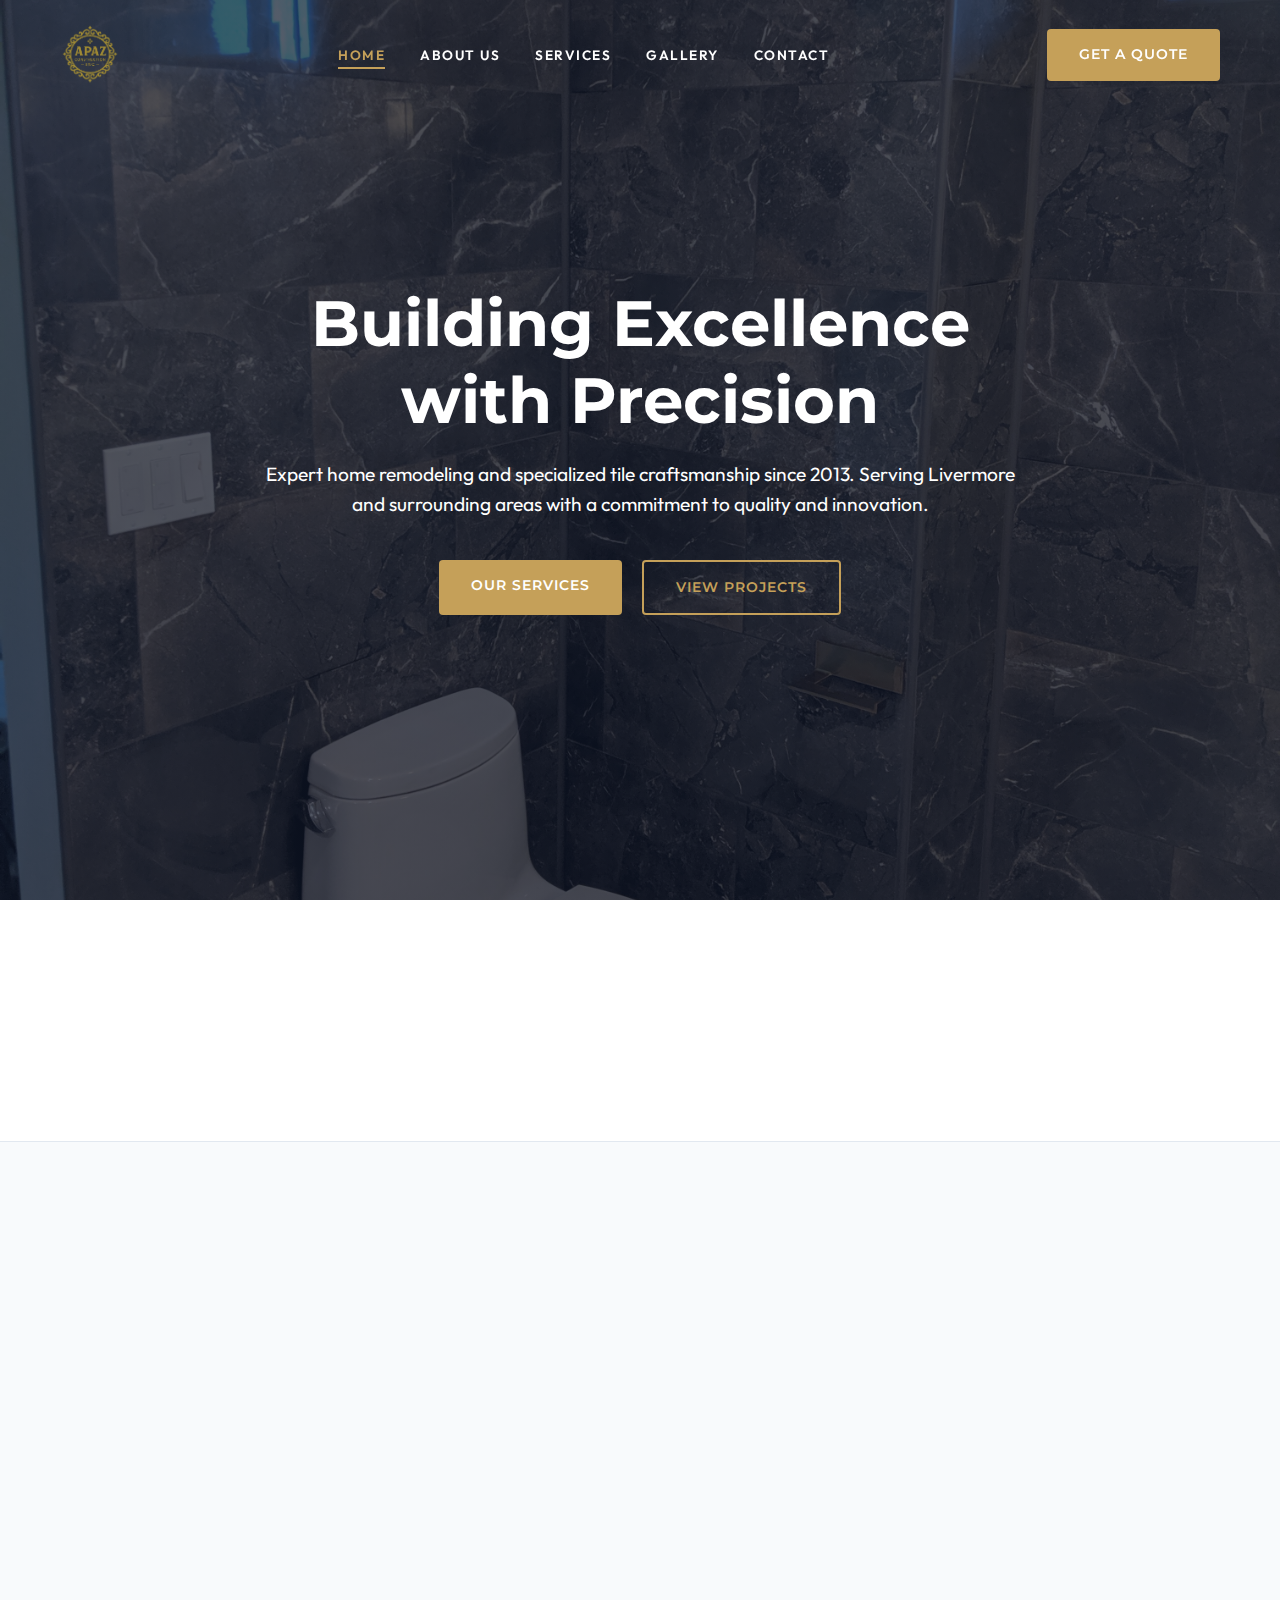
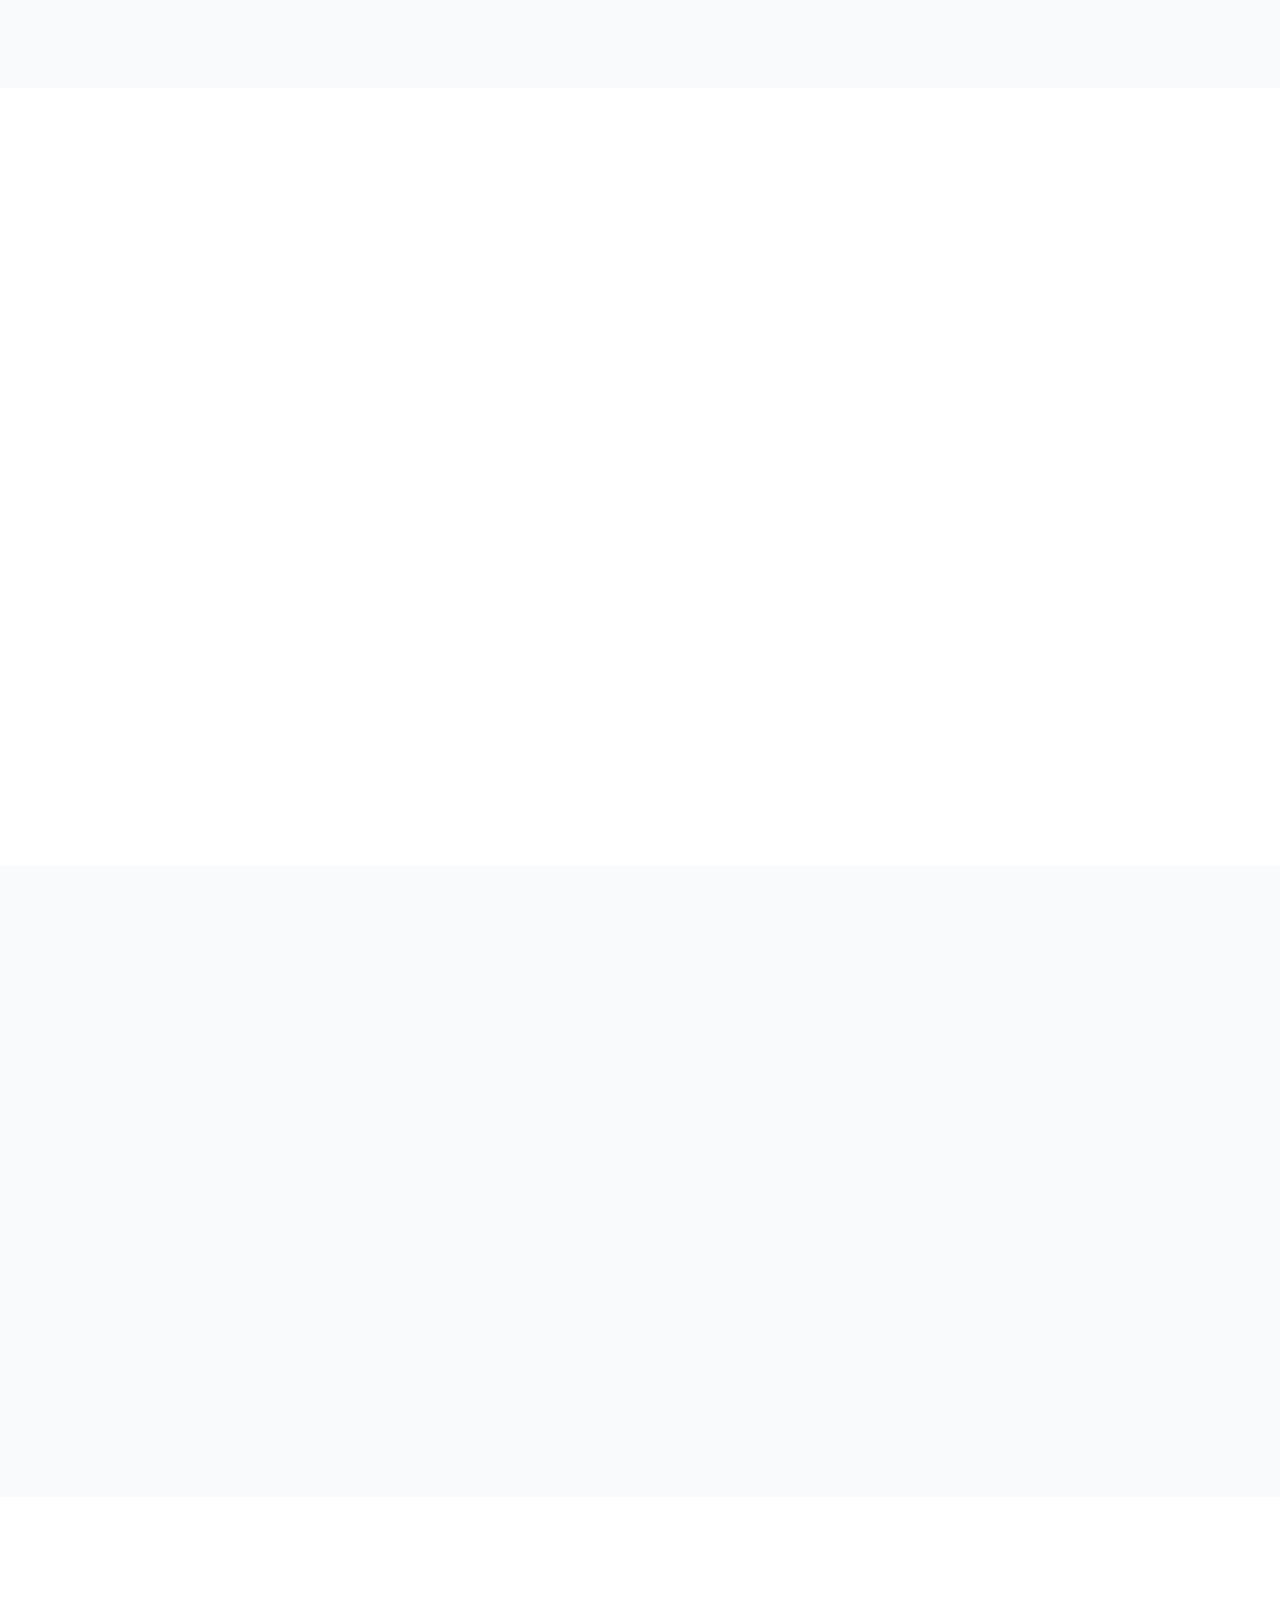
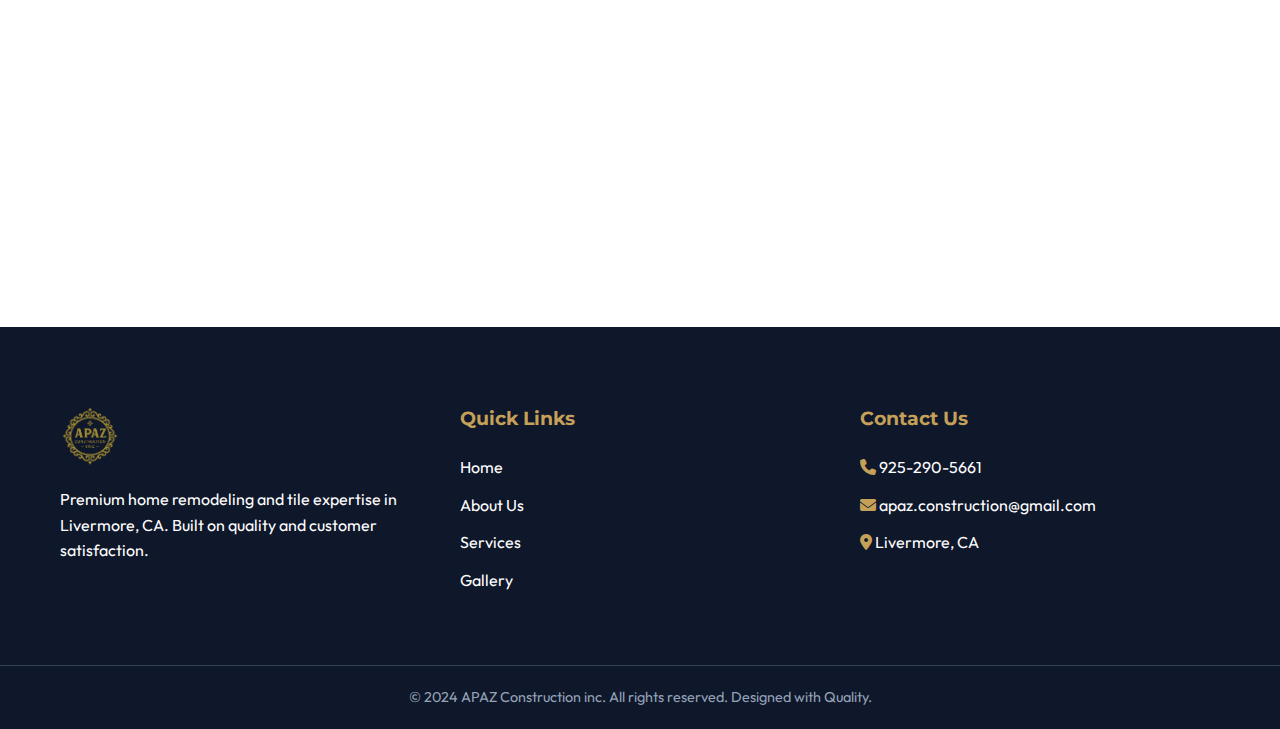
<file: index.html>
<!DOCTYPE html>
<html lang="en">

<head>
    <meta charset="UTF-8">
    <meta name="viewport" content="width=device-width, initial-scale=1.0">
    <title>APAZ Construction | Premium Home Remodeling in Livermore, CA</title>
    <meta name="description"
        content="APAZ Construction offers expert home remodeling, kitchen and bathroom renovations, and specialized tile work in Livermore, CA. Quality craftsmanship by Almas.">
    <link rel="stylesheet" href="css/style.css">
    <link rel="stylesheet" href="https://cdnjs.cloudflare.com/ajax/libs/font-awesome/6.4.0/css/all.min.css">
    <link rel="icon" type="image/png" href="assets/APAZ Logo.png">
</head>

<body>

    <nav>
        <div class="container">
            <a href="index.html" class="logo">
                <img src="assets/APAZ Logo.png" alt="APAZ Construction Logo">
            </a>
            <ul class="nav-links">
                <li><a href="index.html" class="active">Home</a></li>
                <li><a href="about">About Us</a></li>
                <li><a href="services">Services</a></li>
                <li><a href="gallery">Gallery</a></li>
                <li><a href="contact">Contact</a></li>
            </ul>
            <a href="contact" class="btn btn-primary">Get a Quote</a>
            <div class="hamburger">
                <span></span>
                <span></span>
                <span></span>
            </div>
        </div>
    </nav>

    <header class="hero">
        <div class="container hero-content">
            <h1>Building Excellence with Precision</h1>
            <p>Expert home remodeling and specialized tile craftsmanship since 2013. Serving Livermore and surrounding
                areas with a commitment to quality and innovation.</p>
            <div class="btn-group">
                <a href="services" class="btn btn-primary">Our Services</a>
                <a href="gallery" class="btn btn-outline">View Projects</a>
            </div>
        </div>
    </header>

    <section class="stats">
        <div class="container">
            <div class="stats-grid reveal">
                <div class="stat-item">
                    <h3>10+</h3>
                    <p>Years Experience</p>
                </div>
                <div class="stat-item">
                    <h3>200+</h3>
                    <p>Projects Completed</p>
                </div>
                <div class="stat-item">
                    <h3>100%</h3>
                    <p>Satisfaction</p>
                </div>
                <div class="stat-item">
                    <h3>10+</h3>
                    <p>Expert Partners</p>
                </div>
            </div>
        </div>
    </section>

    <section class="values" style="background: #f8fafc;">
        <div class="container">
            <div class="section-title text-center reveal">
                <h2>Our Core Values</h2>
                <div class="underline"></div>
            </div>
            <div
                style="display: grid; grid-template-columns: repeat(auto-fit, minmax(200px, 1fr)); gap: 30px; text-align: center;">
                <div class="reveal value-card"
                    style="padding: 30px; background: white; border-radius: 8px; box-shadow: 0 10px 30px rgba(0,0,0,0.05);">
                    <i class="fas fa-award icon-animate"
                        style="font-size: 2.5rem; color: var(--secondary-color); margin-bottom: 20px;"></i>
                    <h3>Quality</h3>
                    <p>Uncompromising standards in every tile and every trim.</p>
                </div>
                <div class="reveal value-card"
                    style="padding: 30px; background: white; border-radius: 8px; box-shadow: 0 10px 30px rgba(0,0,0,0.05);">
                    <i class="fas fa-leaf icon-animate"
                        style="font-size: 2.5rem; color: var(--secondary-color); margin-bottom: 20px;"></i>
                    <h3>Eco-Friendly</h3>
                    <p>Committed to sustainable practices and climate-conscious building.</p>
                </div>
                <div class="reveal value-card"
                    style="padding: 30px; background: white; border-radius: 8px; box-shadow: 0 10px 30px rgba(0,0,0,0.05);">
                    <i class="fas fa-handshake icon-animate"
                        style="font-size: 2.5rem; color: var(--secondary-color); margin-bottom: 20px;"></i>
                    <h3>Honesty</h3>
                    <p>Transparent communication and integrity in every contract.</p>
                </div>
                <div class="reveal value-card"
                    style="padding: 30px; background: white; border-radius: 8px; box-shadow: 0 10px 30px rgba(0,0,0,0.05);">
                    <i class="fas fa-hammer icon-animate"
                        style="font-size: 2.5rem; color: var(--secondary-color); margin-bottom: 20px;"></i>
                    <h3>Hard Work</h3>
                    <p>Diligent effort to ensure every project meets our high standards.</p>
                </div>
            </div>
        </div>
    </section>

    <section class="services-snippet">
        <div class="container">
            <div class="section-title text-center reveal">
                <h2>Expert Services</h2>
                <div class="underline"></div>
            </div>
            <div style="display: grid; grid-template-columns: repeat(auto-fit, minmax(300px, 1fr)); gap: 30px;">
                <div class="reveal" style="position: relative; overflow: hidden; border-radius: 8px; height: 350px;">
                    <img src="assets/IMG_20190524_160909 - Almas Kenges.jpg" alt="Tile Expertise"
                        style="width: 100%; height: 100%; object-fit: cover;">
                    <div
                        style="position: absolute; bottom: 0; left: 0; width: 100%; padding: 30px; background: linear-gradient(transparent, rgba(0,0,0,0.9)); color: white;">
                        <h3>Master Tile Work</h3>
                        <p>Handling the most difficult tile installations with ease.</p>
                    </div>
                </div>
                <div class="reveal" style="position: relative; overflow: hidden; border-radius: 8px; height: 350px;">
                    <img src="assets/IMG_20190524_160948 - Almas Kenges.jpg" alt="Home Remodeling"
                        style="width: 100%; height: 100%; object-fit: cover;">
                    <div
                        style="position: absolute; bottom: 0; left: 0; width: 100%; padding: 30px; background: linear-gradient(transparent, rgba(0,0,0,0.9)); color: white;">
                        <h3>Kitchen & Bath</h3>
                        <p>Modern, sleek remodeling tailored to your lifestyle.</p>
                    </div>
                </div>
                <div class="reveal" style="position: relative; overflow: hidden; border-radius: 8px; height: 350px;">
                    <img src="assets/IMG_20190530_161755 - Almas Kenges.jpg" alt="Renovation"
                        style="width: 100%; height: 100%; object-fit: cover;">
                    <div
                        style="position: absolute; bottom: 0; left: 0; width: 100%; padding: 30px; background: linear-gradient(transparent, rgba(0,0,0,0.9)); color: white;">
                        <h3>Full Home Remodel</h3>
                        <p>Transforming living spaces with new techniques and passion.</p>
                    </div>
                </div>
            </div>
            <div class="text-center reveal" style="margin-top: 50px;">
                <a href="services" class="btn btn-primary">See All Services</a>
            </div>
        </div>
    </section>

    <section class="reviews">
        <div class="container">
            <div class="section-title text-center reveal">
                <h2>What Our Clients Say</h2>
                <div class="underline"></div>
            </div>
            <div class="reviews-grid">
                <div class="review-card reveal">
                    <i class="fas fa-quote-left"></i>
                    <div class="stars">
                        <i class="fas fa-star"></i><i class="fas fa-star"></i><i class="fas fa-star"></i><i
                            class="fas fa-star"></i><i class="fas fa-star"></i>
                    </div>
                    <p class="review-text">"Trustworthy contractors are hard to come by but Almas followed
                        through from start to finish. He kept us informed and on schedule. We are in love with
                        our new master bathroom!"</p>
                    <p class="reviewer-name">Elena Rivkovski</p>
                </div>
                <div class="review-card reveal">
                    <i class="fas fa-quote-left"></i>
                    <div class="stars">
                        <i class="fas fa-star"></i><i class="fas fa-star"></i><i class="fas fa-star"></i><i
                            class="fas fa-star"></i><i class="fas fa-star"></i>
                    </div>
                    <p class="review-text">"Almas did a wonderful job in our bath. His prices are reasonable,
                        he's very responsive and has a great attention to detail. Highly recommend him!"</p>
                    <p class="reviewer-name">Kate Gordeeva</p>
                </div>
                <div class="review-card reveal">
                    <i class="fas fa-quote-left"></i>
                    <div class="stars">
                        <i class="fas fa-star"></i><i class="fas fa-star"></i><i class="fas fa-star"></i><i
                            class="fas fa-star"></i><i class="fas fa-star"></i>
                    </div>
                    <p class="review-text">"APAZ Construction is a great company! Highly recommended. Good
                        service and very high quality work."</p>
                    <p class="reviewer-name">Maks Tour</p>
                </div>
            </div>
        </div>
    </section>

    <section class="home-cta reveal">
        <div class="container">
            <h2>Start Your Dream Project Today</h2>
            <p>From custom tile work to complete home renovations, Almas and the APAZ Construction team are ready to
                bring your vision to life with precision and care.</p>
            <a href="contact" class="btn btn-primary">Get Your Free Quote</a>
        </div>
    </section>

    <footer>
        <div class="container">
            <div class="footer-grid">
                <div class="footer-info">
                    <div class="footer-logo">
                        <img src="assets/APAZ Logo.png" alt="APAZ Logo">
                    </div>
                    <p>Premium home remodeling and tile expertise in Livermore, CA. Built on quality and
                        customer satisfaction.</p>
                </div>
                <div class="footer-info">
                    <h3>Quick Links</h3>
                    <ul class="footer-links">
                        <li><a href="index.html">Home</a></li>
                        <li><a href="about">About Us</a></li>
                        <li><a href="services">Services</a></li>
                        <li><a href="gallery">Gallery</a></li>
                    </ul>
                </div>
                <div class="footer-info">
                    <h3>Contact Us</h3>
                    <ul class="footer-links">
                        <li><a href="tel:925-290-5661"><i class="fas fa-phone text-gold"></i> 925-290-5661</a></li>
                        <li><a href="mailto:apaz.construction@gmail.com"><i class="fas fa-envelope text-gold"></i>
                                apaz.construction@gmail.com</a></li>
                        <li><i class="fas fa-location-dot text-gold"></i> Livermore, CA</li>
                    </ul>
                </div>
            </div>
        </div>
        <div class="footer-bottom">
            <p>&copy; 2024 APAZ Construction inc. All rights reserved. Designed with Quality.</p>
        </div>
        </div>
    </footer>

    <script src="js/main.js"></script>
</body>

</html>
</file>
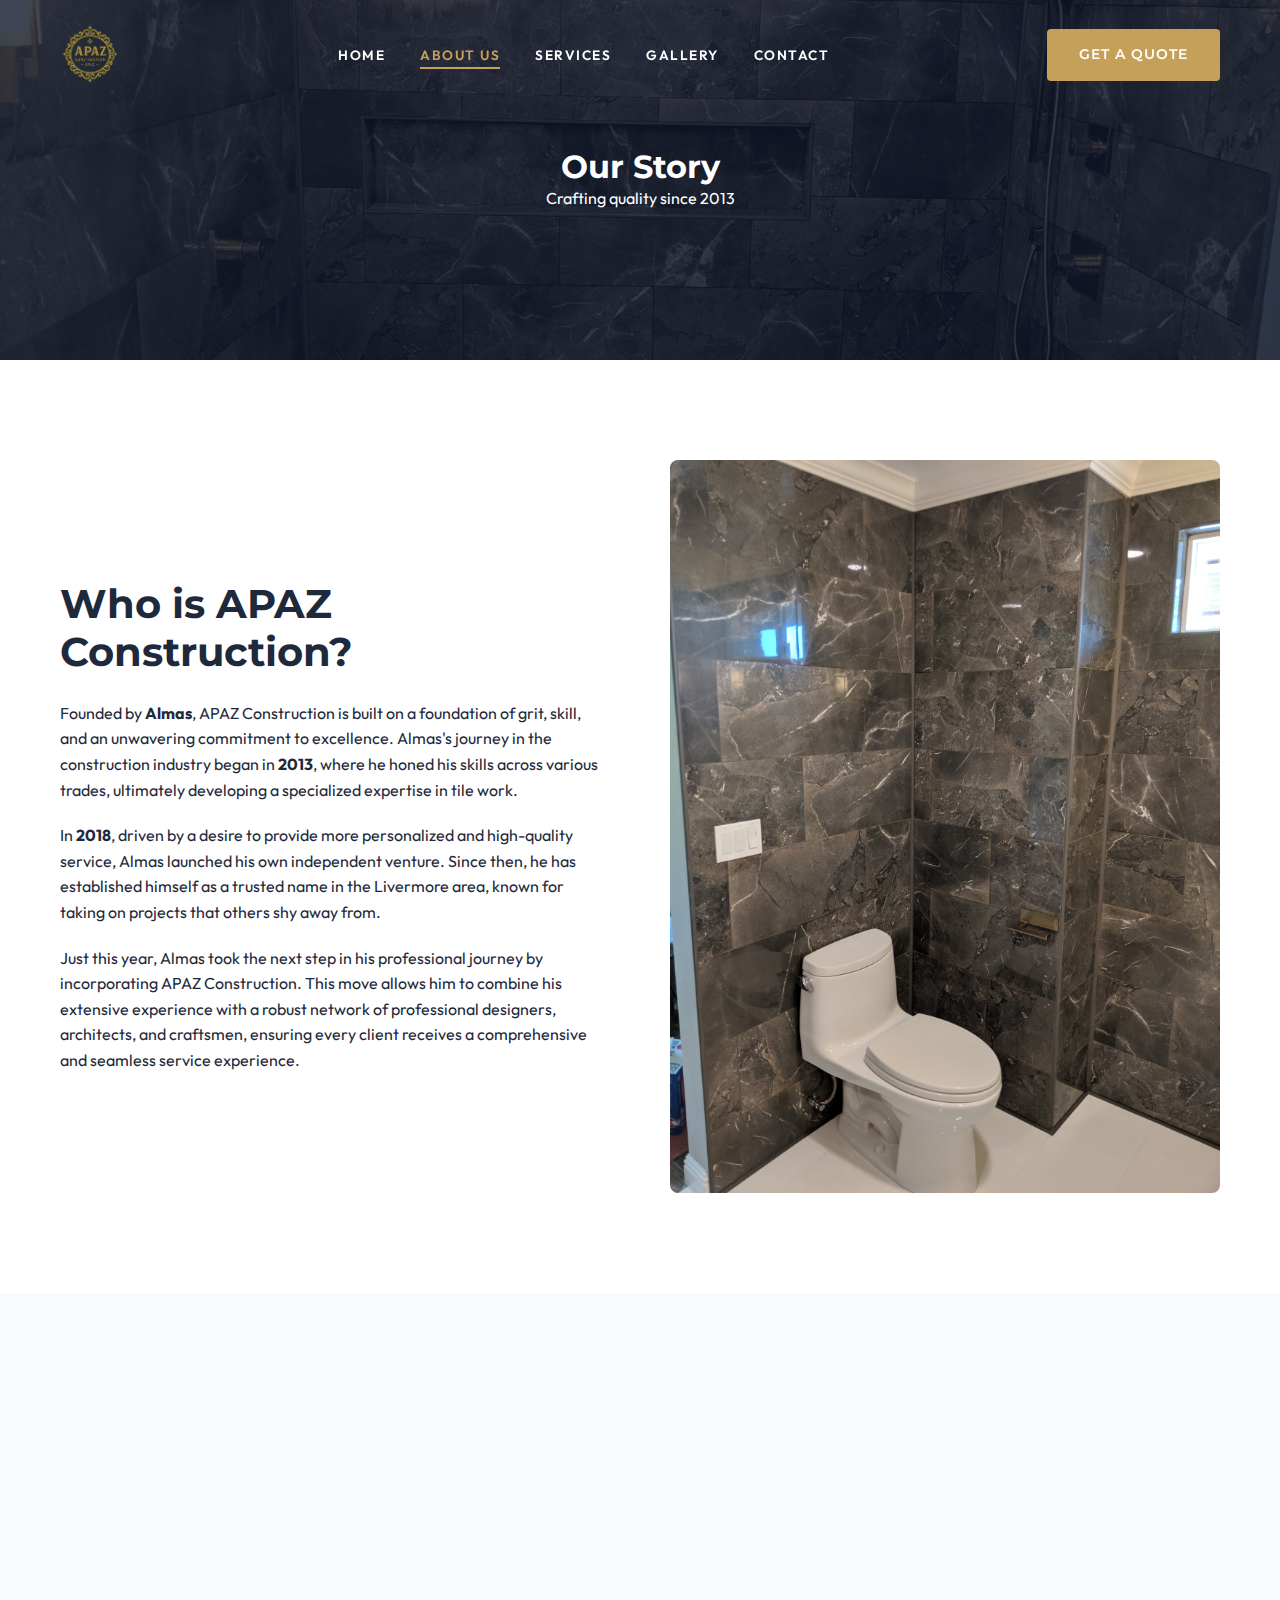
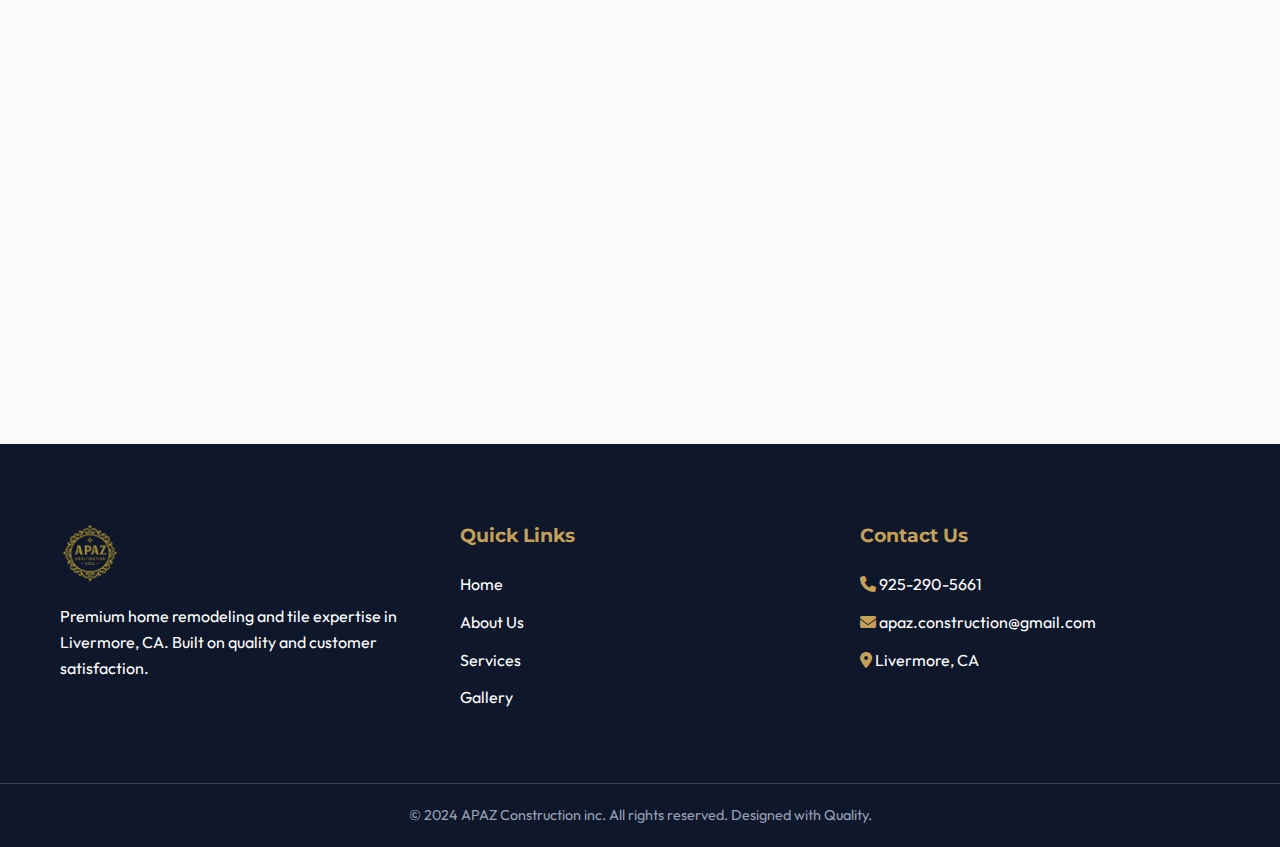
<file: about.html>
<!DOCTYPE html>
<html lang="en">

<head>
    <meta charset="UTF-8">
    <meta name="viewport" content="width=device-width, initial-scale=1.0">
    <title>About Us | APAZ Construction</title>
    <link rel="stylesheet" href="css/style.css">
    <link rel="stylesheet" href="https://cdnjs.cloudflare.com/ajax/libs/font-awesome/6.4.0/css/all.min.css">
    <link rel="icon" type="image/png" href="assets/APAZ Logo.png">
    <style>
        .page-header {
            height: 40vh;
            background: linear-gradient(rgba(15, 23, 42, 0.8), rgba(15, 23, 42, 0.8)), url('assets/IMG_20190524_160948 - Almas Kenges.jpg');
            background-size: cover;
            background-position: center;
            display: flex;
            align-items: center;
            justify-content: center;
            color: white;
            text-align: center;
        }

        .about-main {
            display: grid;
            grid-template-columns: 1fr 1fr;
            gap: 60px;
            align-items: center;
        }
    </style>
</head>

<body>

    <nav> <!-- Starts transparent, transitions to scrolled on scroll -->
        <div class="container">
            <a href="index.html" class="logo">
                <img src="assets/APAZ Logo.png" alt="APAZ Construction Logo">
            </a>
            <ul class="nav-links">
                <li><a href="index.html">Home</a></li>
                <li><a href="about" class="active">About Us</a></li>
                <li><a href="services">Services</a></li>
                <li><a href="gallery">Gallery</a></li>
                <li><a href="contact">Contact</a></li>
            </ul>
            <a href="contact" class="btn btn-primary">Get a Quote</a>
            <div class="hamburger">
                <span></span>
                <span></span>
                <span></span>
            </div>
        </div>
    </nav>

    <header class="page-header">
        <div class="container">
            <h1 class="reveal">Our Story</h1>
            <p class="reveal">Crafting quality since 2013</p>
        </div>
    </header>

    <section>
        <div class="container">
            <div class="about-main">
                <div class="reveal about-text">
                    <h2 style="font-size: 2.5rem; margin-bottom: 25px;">Who is APAZ Construction?</h2>
                    <p style="margin-bottom: 20px;">Founded by <strong>Almas</strong>, APAZ Construction is built
                        on a foundation of grit, skill, and an unwavering commitment to excellence. Almas's journey in
                        the construction industry began in <strong>2013</strong>, where he honed his skills across
                        various trades, ultimately developing a specialized expertise in tile work.</p>
                    <p style="margin-bottom: 20px;">In <strong>2018</strong>, driven by a desire to provide more
                        personalized and high-quality service, Almas launched his own independent venture. Since then,
                        he has established himself as a trusted name in the Livermore area, known for taking on projects
                        that others shy away from.</p>
                    <p>Just this year, Almas took the next step in his professional journey by incorporating APAZ
                        Construction. This move allows him to combine his extensive experience with a robust network of
                        professional designers, architects, and craftsmen, ensuring every client receives a
                        comprehensive and seamless service experience.</p>
                </div>
                <div class="reveal">
                    <img src="assets/IMG_20190524_160938 - Almas Kenges.jpg" alt="Almas's Work"
                        style="border-radius: 8px;">
                </div>
            </div>
        </div>
    </section>

    <section style="background: #f8fafc;">
        <div class="container">
            <div class="section-title text-center reveal">
                <h2>Why Choose Us?</h2>
                <div class="underline"></div>
            </div>
            <div class="why-choose-grid" style="display: grid; grid-template-columns: 1fr 1fr; gap: 40px;">
                <div class="reveal" style="background: white; padding: 40px; border-radius: 8px;">
                    <h3><i class="fas fa-microchip text-gold"></i> Modern Techniques</h3>
                    <p>While we respect "good old techniques," we are pioneers in using new technologies and modern
                        methods to ensure durability and aesthetic perfection. We stay ahead of industry trends to bring
                        you the best in home remodeling.</p>
                </div>
                <div class="reveal" style="background: white; padding: 40px; border-radius: 8px;">
                    <h3><i class="fas fa-network-wired text-gold"></i> Professional Network</h3>
                    <p>Our team isn't just one person. We work alongside a network of trusted designers and architects
                        to bring your vision to life, from initial sketches to the final tile placement.</p>
                </div>
                <div class="reveal" style="background: white; padding: 40px; border-radius: 8px;">
                    <h3><i class="fas fa-th text-gold"></i> Tile Mastery</h3>
                    <p>Tile is our expertise. Whether it's a complex pattern, a modern subway tile, or traditional
                        mosaics, we handle every cut and every grout line with precision. No job is too difficult for
                        us.</p>
                </div>
                <div class="reveal" style="background: white; padding: 40px; border-radius: 8px;">
                    <h3><i class="fas fa-earth-americas text-gold"></i> Environmental Care</h3>
                    <p>We care deeply about our planet. We strive to use environmentally friendly materials and
                        sustainable building practices wherever possible, contributing to a greener future for our
                        community.</p>
                </div>
            </div>
        </div>
    </section>

    <footer>
        <div class="container">
            <div class="footer-grid">
                <div class="footer-info">
                    <div class="footer-logo">
                        <img src="assets/APAZ Logo.png" alt="APAZ Logo">
                    </div>
                    <p>Premium home remodeling and tile expertise in Livermore, CA. Built on quality and customer
                        satisfaction.</p>
                </div>
                <div class="footer-info">
                    <h3>Quick Links</h3>
                    <ul class="footer-links">
                        <li><a href="index.html">Home</a></li>
                        <li><a href="about">About Us</a></li>
                        <li><a href="services">Services</a></li>
                        <li><a href="gallery">Gallery</a></li>
                    </ul>
                </div>
                <div class="footer-info">
                    <h3>Contact Us</h3>
                    <ul class="footer-links">
                        <li><a href="tel:925-290-5661"><i class="fas fa-phone text-gold"></i> 925-290-5661</a></li>
                        <li><a href="mailto:apaz.construction@gmail.com"><i class="fas fa-envelope text-gold"></i>
                                apaz.construction@gmail.com</a></li>
                        <li><i class="fas fa-location-dot text-gold"></i> Livermore, CA</li>
                    </ul>
                </div>
            </div>
        </div>
        <div class="footer-bottom">
            <p>&copy; 2024 APAZ Construction inc. All rights reserved. Designed with Quality.</p>
        </div>
        </div>
    </footer>

    <script src="js/main.js"></script>
</body>

</html>
</file>
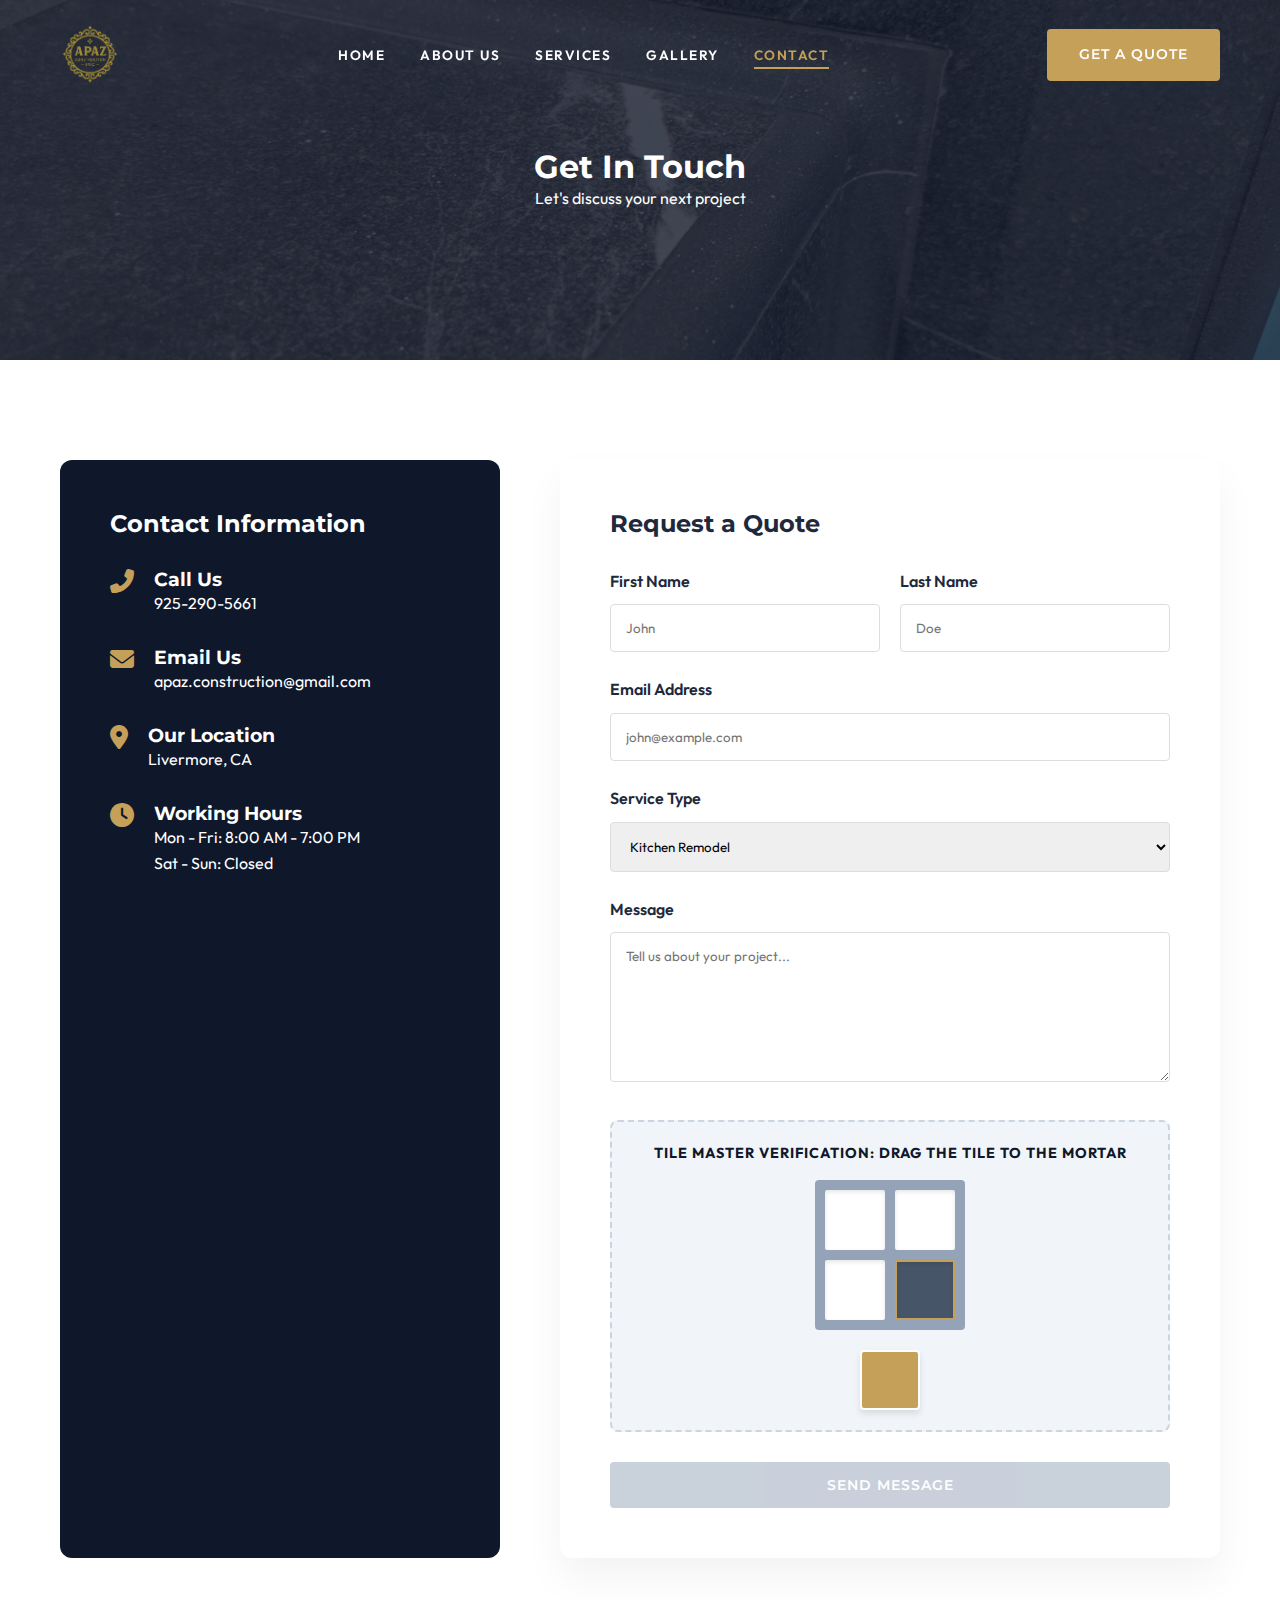
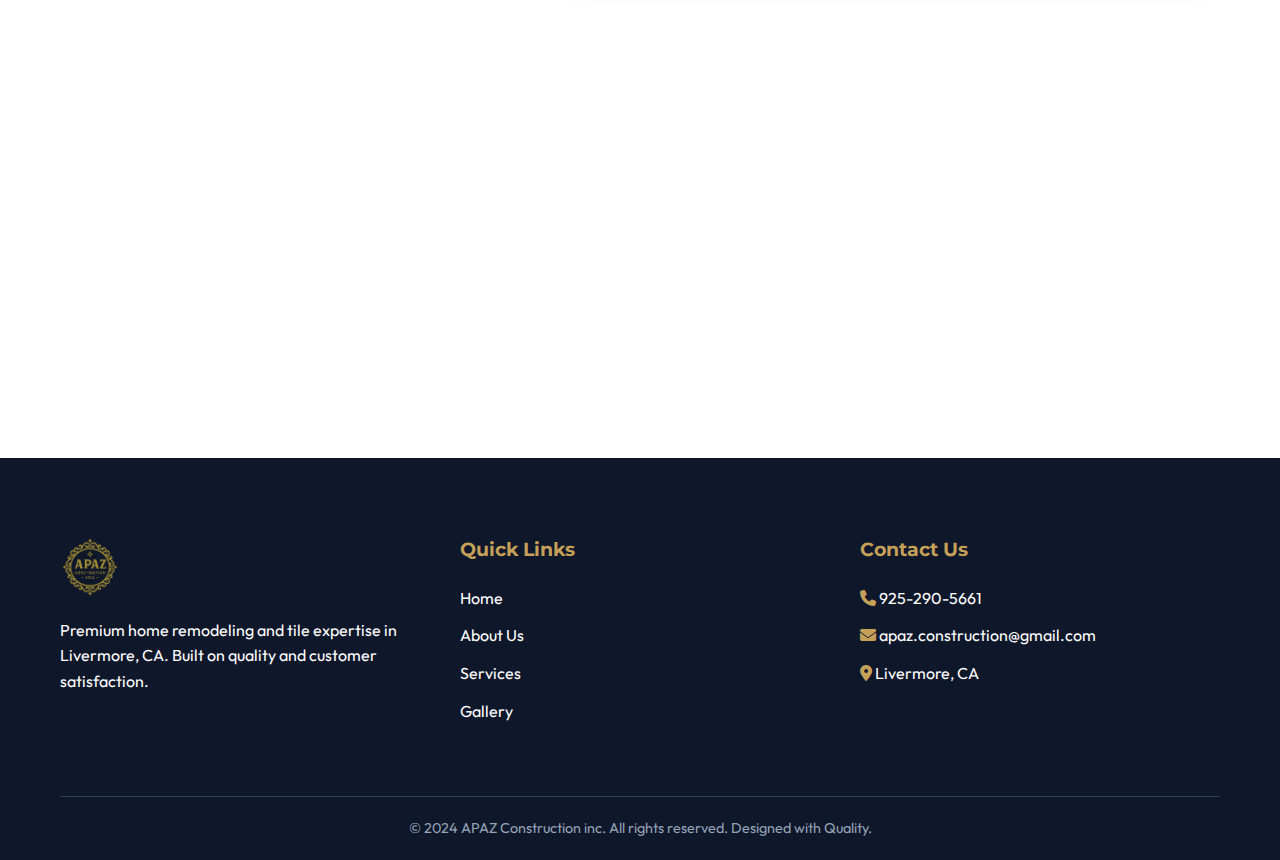
<file: contact.html>
<!DOCTYPE html>
<html lang="en">

<head>
    <meta charset="UTF-8">
    <meta name="viewport" content="width=device-width, initial-scale=1.0">
    <title>Contact Us | APAZ Construction</title>
    <link rel="stylesheet" href="css/style.css">
    <link rel="stylesheet" href="https://cdnjs.cloudflare.com/ajax/libs/font-awesome/6.4.0/css/all.min.css">
    <link rel="icon" type="image/png" href="assets/APAZ Logo.png">
    <style>
        .page-header {
            height: 40vh;
            background: linear-gradient(rgba(15, 23, 42, 0.8), rgba(15, 23, 42, 0.8)), url('assets/IMG_20190530_161755 - Almas Kenges.jpg');
            background-size: cover;
            background-position: center;
            display: flex;
            align-items: center;
            justify-content: center;
            color: white;
            text-align: center;
        }

        .contact-container {
            display: grid;
            grid-template-columns: 1fr 1.5fr;
            gap: 60px;
        }

        .contact-info-box {
            background: var(--bg-dark);
            color: white;
            padding: 50px;
            border-radius: 12px;
        }

        .info-item {
            display: flex;
            gap: 20px;
            margin-bottom: 30px;
        }

        .info-item i {
            font-size: 1.5rem;
            color: var(--secondary-color);
        }

        .contact-form {
            background: white;
            padding: 50px;
            border-radius: 12px;
            box-shadow: 0 20px 40px rgba(0, 0, 0, 0.05);
        }

        .form-group {
            margin-bottom: 25px;
        }

        .form-group label {
            display: block;
            margin-bottom: 10px;
            font-weight: 600;
        }

        .form-group input,
        .form-group textarea,
        .form-group select {
            width: 100%;
            padding: 15px;
            border: 1px solid #ddd;
            border-radius: 4px;
            font-family: inherit;
        }

        .form-group textarea {
            height: 150px;
        }

        @media (max-width: 992px) {
            .contact-container {
                grid-template-columns: 1fr;
            }
        }
    </style>
</head>

<body>

    <nav>
        <div class="container">
            <a href="index.html" class="logo">
                <img src="assets/APAZ Logo.png" alt="APAZ Construction Logo">
            </a>
            <ul class="nav-links">
                <li><a href="index.html">Home</a></li>
                <li><a href="about">About Us</a></li>
                <li><a href="services">Services</a></li>
                <li><a href="gallery">Gallery</a></li>
                <li><a href="contact" class="active">Contact</a></li>
            </ul>
            <a href="contact" class="btn btn-primary">Get a Quote</a>
            <div class="hamburger">
                <span></span>
                <span></span>
                <span></span>
            </div>
        </div>
    </nav>

    <header class="page-header">
        <div class="container">
            <h1 class="reveal">Get In Touch</h1>
            <p class="reveal">Let's discuss your next project</p>
        </div>
    </header>

    <section>
        <div class="container">
            <div class="contact-container">
                <div class="contact-info-box reveal">
                    <h2 style="margin-bottom: 30px;">Contact Information</h2>
                    <div class="info-item">
                        <i class="fas fa-phone-alt"></i>
                        <div>
                            <h3>Call Us</h3>
                            <p>925-290-5661</p>
                        </div>
                    </div>
                    <div class="info-item">
                        <i class="fas fa-envelope"></i>
                        <div>
                            <h3>Email Us</h3>
                            <p>apaz.construction@gmail.com</p>
                        </div>
                    </div>
                    <div class="info-item">
                        <i class="fas fa-map-marker-alt"></i>
                        <div>
                            <h3>Our Location</h3>
                            <p>Livermore, CA</p>
                        </div>
                    </div>
                    <div class="info-item">
                        <i class="fas fa-clock"></i>
                        <div>
                            <h3>Working Hours</h3>
                            <p>Mon - Fri: 8:00 AM - 7:00 PM<br>Sat - Sun: Closed</p>
                        </div>
                    </div>
                </div>

                <div class="contact-form reveal">
                    <h2 style="margin-bottom: 30px;">Request a Quote</h2>
                    <form id="contact-form" action="https://formsubmit.co/ajax/apaz.construction@gmail.com"
                        method="POST">
                        <input type="hidden" name="_captcha" value="false">
                        <div style="display: grid; grid-template-columns: 1fr 1fr; gap: 20px;">
                            <div class="form-group">
                                <label>First Name</label>
                                <input type="text" name="firstName" placeholder="John" required>
                            </div>
                            <div class="form-group">
                                <label>Last Name</label>
                                <input type="text" name="lastName" placeholder="Doe" required>
                            </div>
                        </div>
                        <div class="form-group">
                            <label>Email Address</label>
                            <input type="email" name="email" placeholder="john@example.com" required>
                        </div>
                        <div class="form-group">
                            <label>Service Type</label>
                            <select name="service">
                                <option>Kitchen Remodel</option>
                                <option>Bathroom Remodel</option>
                                <option>Tile Installation</option>
                                <option>Full Home Renovation</option>
                                <option>Other</option>
                            </select>
                        </div>
                        <div class="form-group">
                            <label>Message</label>
                            <textarea name="message" placeholder="Tell us about your project..."></textarea>
                        </div>
                        <div class="captcha-container">
                            <label class="captcha-label">Tile Master Verification: Drag the tile to the mortar</label>
                            <div class="tile-grid">
                                <div class="tile-slot"></div>
                                <div class="tile-slot"></div>
                                <div class="tile-slot"></div>
                                <div class="tile-slot empty" id="drop-zone"></div>
                            </div>
                            <div class="tile-source-container">
                                <div class="draggable-tile" id="tile-to-drag" draggable="true">
                                </div>
                            </div>
                            <div class="captcha-success" id="captcha-success">
                                <i class="fas fa-check-circle"></i> Verification Complete!
                            </div>
                        </div>
                        <button type="submit" class="btn btn-primary" id="submit-btn" style="width: 100%;" disabled>Send
                            Message</button>
                        <div id="form-status"
                            style="margin-top: 20px; text-align: center; display: none; padding: 15px; border-radius: 4px;">
                        </div>
                    </form>
                </div>
            </div>
        </div>
    </section>

    <div class="map reveal" style="height: 400px; background: #eee; position: relative;">
        <!-- In a real scenario, use Google Maps Embed API here -->
        <div style="position: absolute; top: 50%; left: 50%; transform: translate(-50%, -50%); text-align: center;">
            <i class="fas fa-map-location-dot"
                style="font-size: 3rem; color: var(--secondary-color); margin-bottom: 15px;"></i>
            <h3>Proudly Serving Livermore & Surrounding Areas</h3>
            <p>California, USA</p>
        </div>
    </div>

    <footer>
        <div class="container">
            <div class="footer-grid">
                <div class="footer-info">
                    <div class="footer-logo">
                        <img src="assets/APAZ Logo.png" alt="APAZ Logo">
                    </div>
                    <p>Premium home remodeling and tile expertise in Livermore, CA. Built on quality and customer
                        satisfaction.</p>
                </div>
                <div class="footer-info">
                    <h3>Quick Links</h3>
                    <ul class="footer-links">
                        <li><a href="index.html">Home</a></li>
                        <li><a href="about">About Us</a></li>
                        <li><a href="services">Services</a></li>
                        <li><a href="gallery">Gallery</a></li>
                    </ul>
                </div>
                <div class="footer-info">
                    <h3>Contact Us</h3>
                    <ul class="footer-links">
                        <li><a href="tel:925-290-5661"><i class="fas fa-phone text-gold"></i> 925-290-5661</a></li>
                        <li><a href="mailto:apaz.construction@gmail.com"><i class="fas fa-envelope text-gold"></i>
                                apaz.construction@gmail.com</a></li>
                        <li><i class="fas fa-location-dot text-gold"></i> Livermore, CA</li>
                    </ul>
                </div>
            </div>
            <div class="footer-bottom">
                <p>&copy; 2024 APAZ Construction inc. All rights reserved. Designed with Quality.</p>
            </div>
        </div>
    </footer>

    <script src="js/main.js"></script>
</body>

</html>
</file>
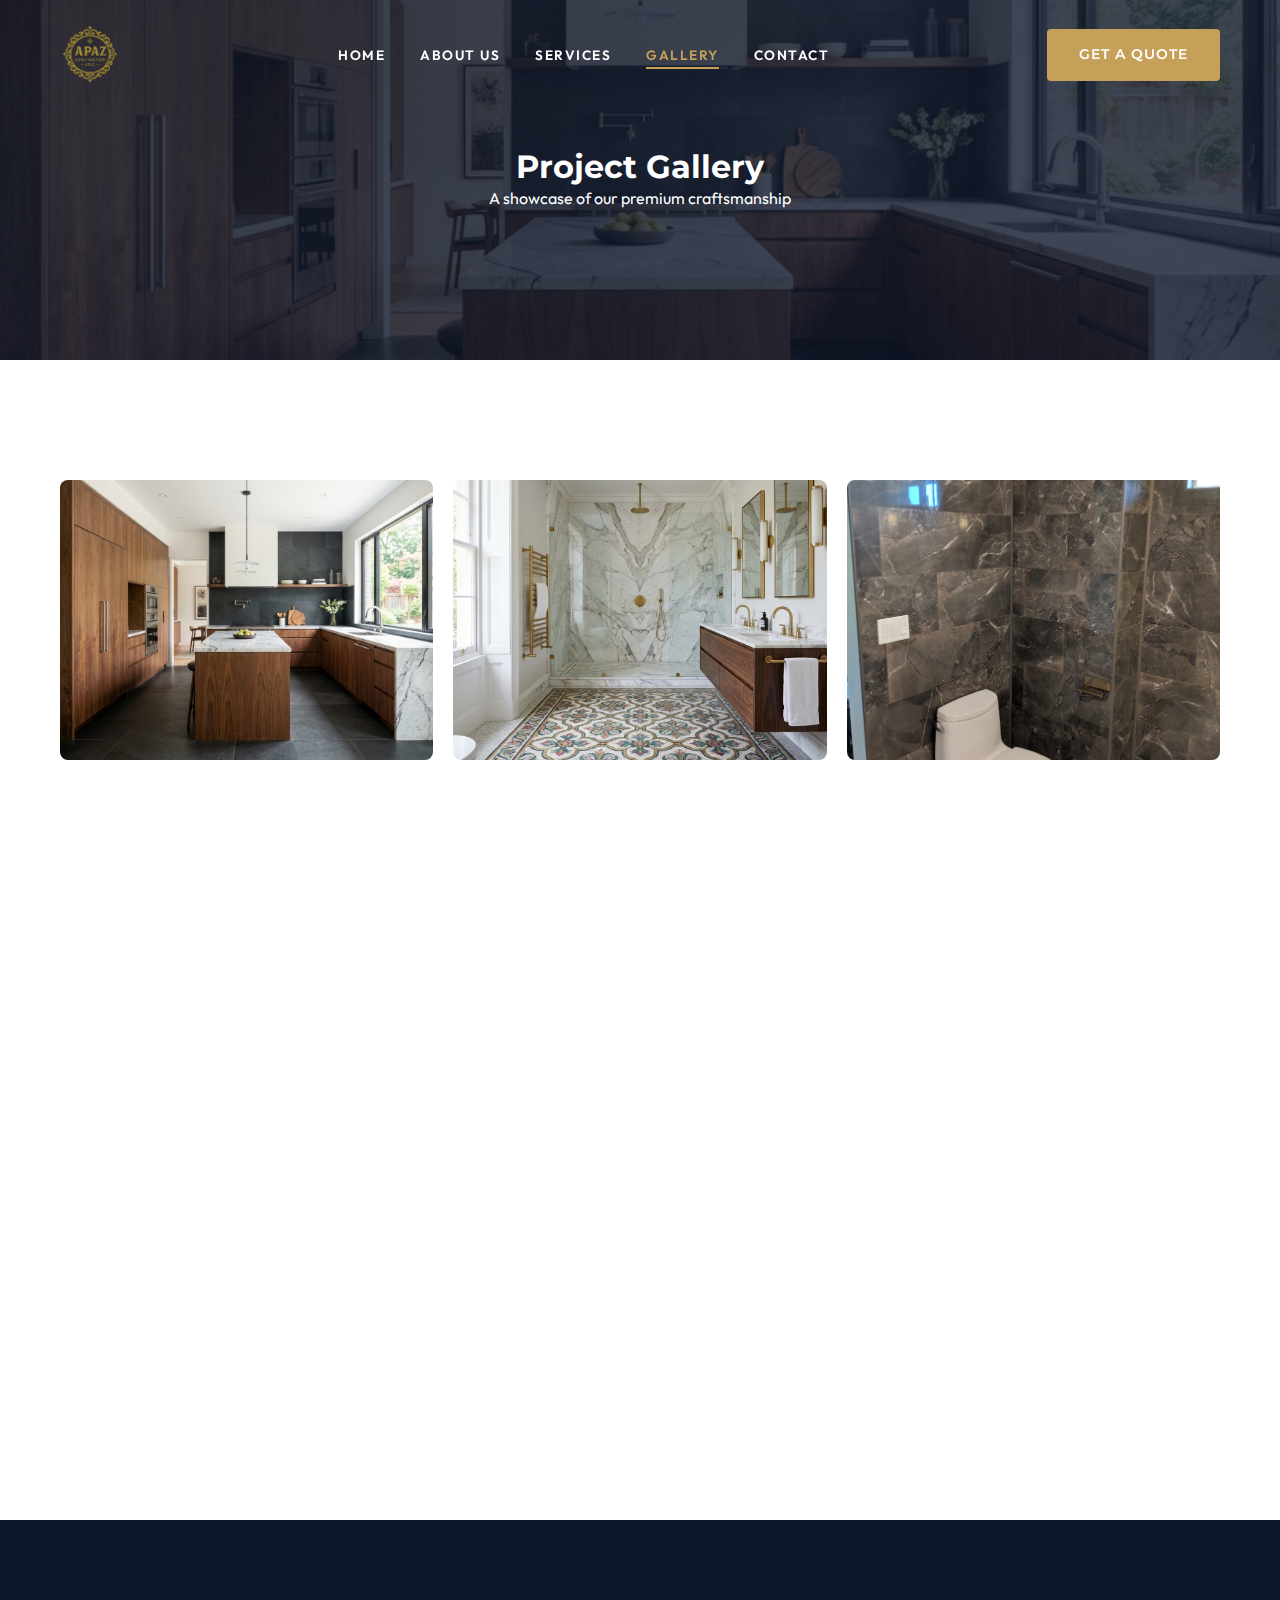
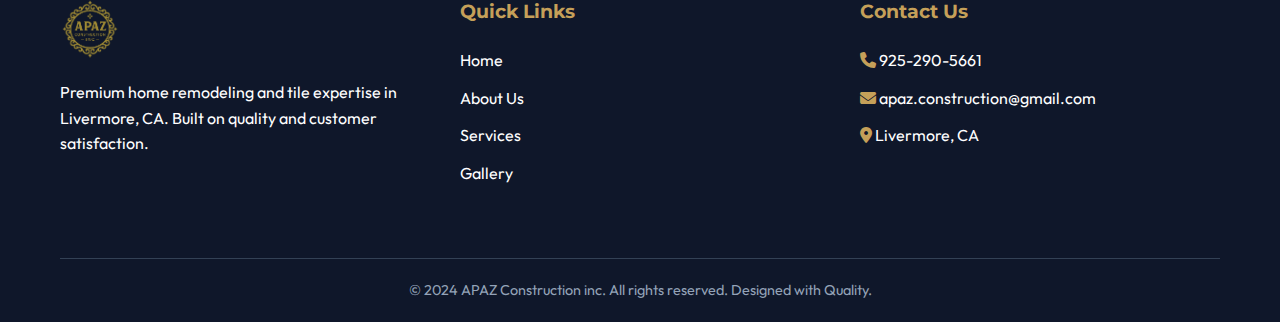
<file: gallery.html>
<!DOCTYPE html>
<html lang="en">

<head>
    <meta charset="UTF-8">
    <meta name="viewport" content="width=device-width, initial-scale=1.0">
    <title>Project Gallery | APAZ Construction</title>
    <link rel="stylesheet" href="css/style.css">
    <link rel="stylesheet" href="https://cdnjs.cloudflare.com/ajax/libs/font-awesome/6.4.0/css/all.min.css">
    <link rel="icon" type="image/png" href="assets/APAZ Logo.png">
    <style>
        .page-header {
            height: 40vh;
            background: linear-gradient(rgba(15, 23, 42, 0.8), rgba(15, 23, 42, 0.8)), url('assets/kitchen-1.png');
            background-size: cover;
            background-position: center;
            display: flex;
            align-items: center;
            justify-content: center;
            color: white;
            text-align: center;
        }

        .gallery-grid {
            display: grid;
            grid-template-columns: repeat(auto-fill, minmax(350px, 1fr));
            gap: 20px;
            padding: 20px 0;
        }

        .gallery-item {
            position: relative;
            overflow: hidden;
            border-radius: 8px;
            aspect-ratio: 4/3;
            cursor: pointer;
        }

        .gallery-item img {
            width: 100%;
            height: 100%;
            object-fit: cover;
            transition: var(--transition);
        }

        .gallery-item-info {
            padding: 15px;
            background: white;
            border: 1px solid #eee;
            border-top: none;
            border-bottom-left-radius: 8px;
            border-bottom-right-radius: 8px;
        }

        .gallery-item-info h3 {
            font-size: 1.1rem;
            margin-bottom: 5px;
            color: var(--primary-color);
        }

        .gallery-item-info p {
            font-size: 0.9rem;
            color: #64748b;
        }
    </style>
</head>

<body>

    <nav>
        <div class="container">
            <a href="index.html" class="logo">
                <img src="assets/APAZ Logo.png" alt="APAZ Construction Logo">
            </a>
            <ul class="nav-links">
                <li><a href="index.html">Home</a></li>
                <li><a href="about">About Us</a></li>
                <li><a href="services">Services</a></li>
                <li><a href="gallery" class="active">Gallery</a></li>
                <li><a href="contact">Contact</a></li>
            </ul>
            <a href="contact" class="btn btn-primary">Get a Quote</a>
            <div class="hamburger">
                <span></span>
                <span></span>
                <span></span>
            </div>
        </div>
    </nav>

    <header class="page-header">
        <div class="container">
            <h1 class="reveal">Project Gallery</h1>
            <p class="reveal">A showcase of our premium craftsmanship</p>
        </div>
    </header>

    <section>
        <div class="container">
            <div class="gallery-grid">
                <div class="gallery-item reveal">
                    <img src="assets/kitchen-1.png" alt="Modern Kitchen Remodel">
                    <div class="gallery-item-info">
                        <h3>Modern Kitchen Remodel</h3>
                        <p>Livermore, CA</p>
                    </div>
                </div>
                <div class="gallery-item reveal">
                    <img src="assets/bathroom-1.png" alt="Luxury Bathroom Tile">
                    <div class="gallery-item-info">
                        <h3>Luxury Bathroom</h3>
                        <p>Pleasanton, CA</p>
                    </div>
                </div>
                <div class="gallery-item reveal">
                    <img src="assets/IMG_20190524_160938 - Almas Kenges.jpg" alt="Master Tile Work">
                    <div class="gallery-item-info">
                        <h3>Master Tile Installation</h3>
                        <p>Custom Backsplash</p>
                    </div>
                </div>
                <div class="gallery-item reveal">
                    <img src="assets/IMG_20190524_160948 - Almas Kenges.jpg" alt="Home Renovation">
                    <div class="gallery-item-info">
                        <h3>Full Home Renovation</h3>
                        <p>Living Room Transformation</p>
                    </div>
                </div>
                <div class="gallery-item reveal">
                    <img src="assets/IMG_20190530_161755 - Almas Kenges.jpg" alt="Precision Tile">
                    <div class="gallery-item-info">
                        <h3>Precision floor tiling</h3>
                        <p>Natural Stone</p>
                    </div>
                </div>
                <div class="gallery-item reveal">
                    <img src="assets/IMG_20190524_160909 - Almas Kenges.jpg" alt="Bathroom Remodel">
                    <div class="gallery-item-info">
                        <h3>Modern Bathroom Refresh</h3>
                        <p>San Ramon, CA</p>
                    </div>
                </div>
            </div>

            <div class="gallery-cta reveal">
                <h3>Ready to Transform Your Space?</h3>
                <p>Contact Almas today for a free consultation and quote.</p>
                <a href="contact" class="btn btn-primary" style="margin-top: 25px;">Get Started</a>
            </div>
        </div>
    </section>

    <footer>
        <div class="container">
            <div class="footer-grid">
                <div class="footer-info">
                    <div class="footer-logo">
                        <img src="assets/APAZ Logo.png" alt="APAZ Logo">
                    </div>
                    <p>Premium home remodeling and tile expertise in Livermore, CA. Built on quality and customer
                        satisfaction.</p>
                </div>
                <div class="footer-info">
                    <h3>Quick Links</h3>
                    <ul class="footer-links">
                        <li><a href="index.html">Home</a></li>
                        <li><a href="about">About Us</a></li>
                        <li><a href="services">Services</a></li>
                        <li><a href="gallery">Gallery</a></li>
                    </ul>
                </div>
                <div class="footer-info">
                    <h3>Contact Us</h3>
                    <ul class="footer-links">
                        <li><a href="tel:925-290-5661"><i class="fas fa-phone text-gold"></i> 925-290-5661</a></li>
                        <li><a href="mailto:apaz.construction@gmail.com"><i class="fas fa-envelope text-gold"></i>
                                apaz.construction@gmail.com</a></li>
                        <li><i class="fas fa-location-dot text-gold"></i> Livermore, CA</li>
                    </ul>
                </div>
            </div>
            <div class="footer-bottom">
                <p>&copy; 2024 APAZ Construction inc. All rights reserved. Designed with Quality.</p>
            </div>
        </div>
    </footer>

    <script src="js/main.js"></script>
</body>

</html>
</file>
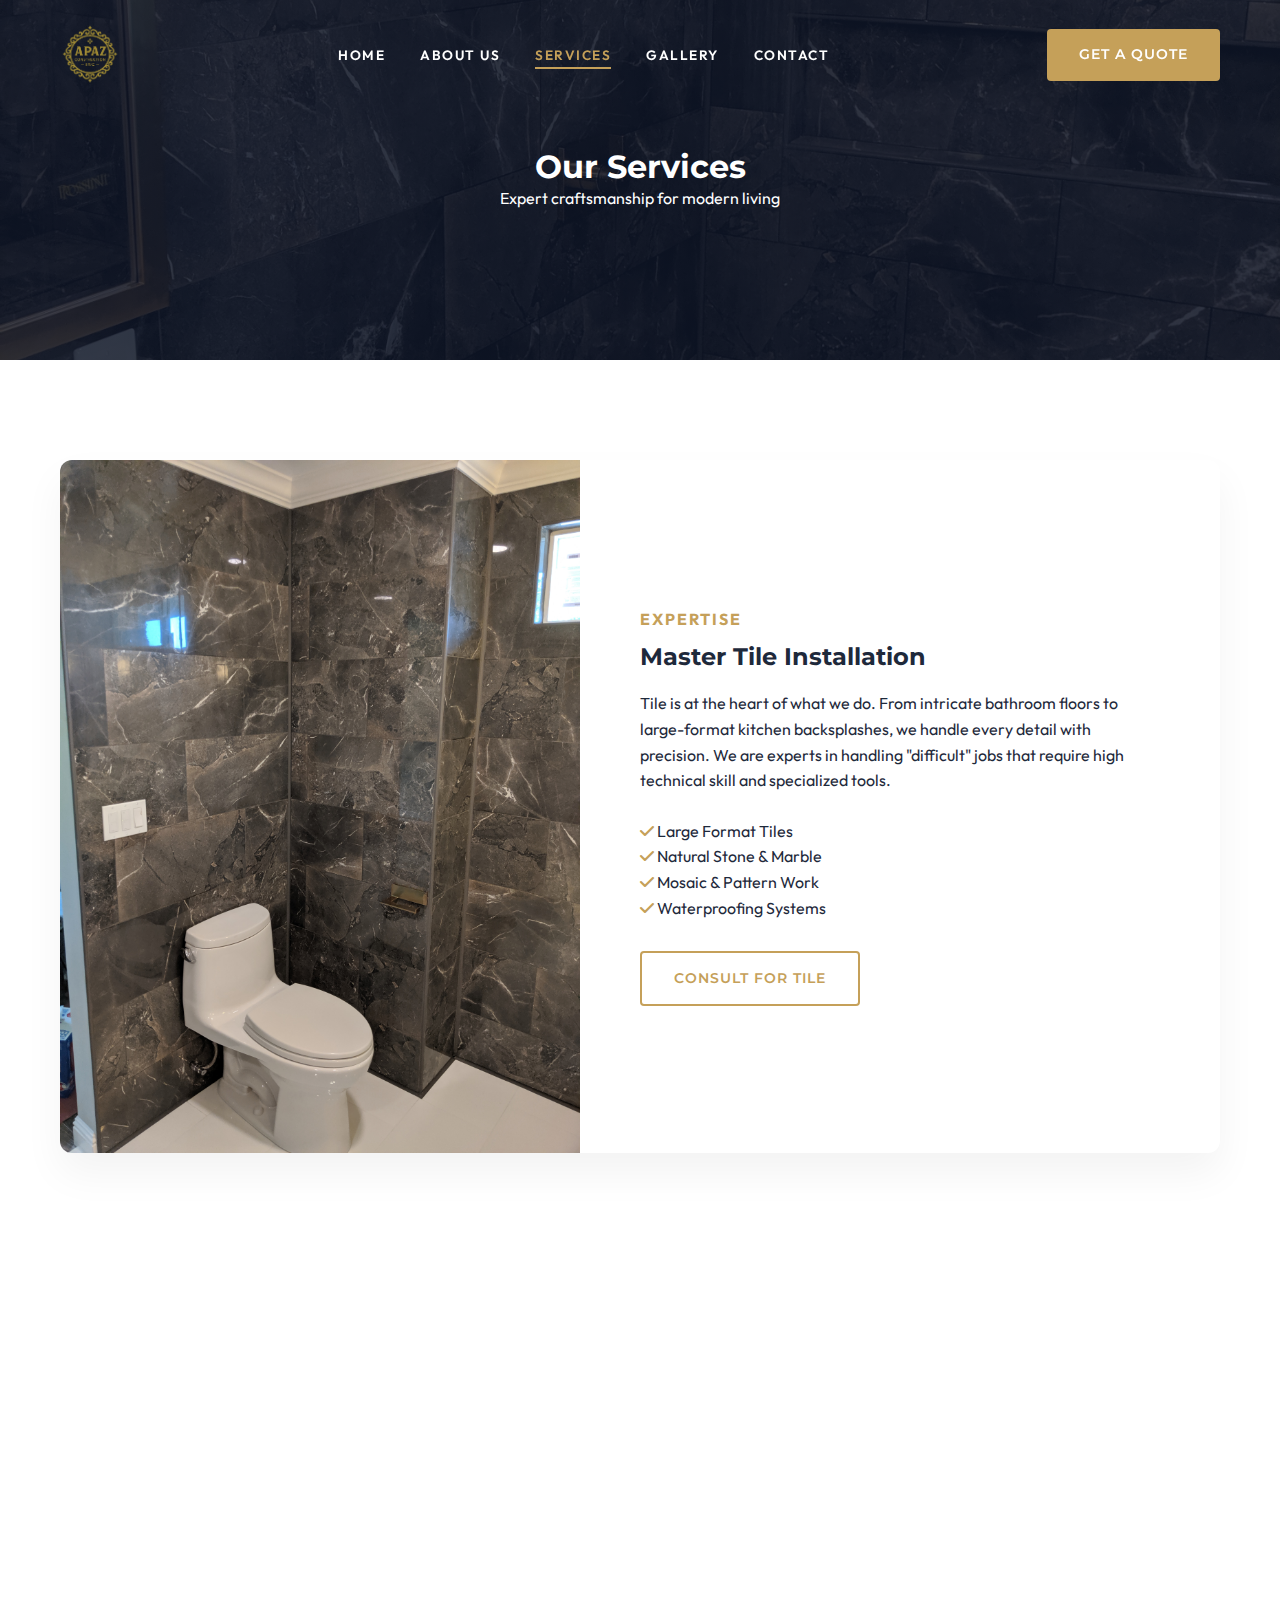
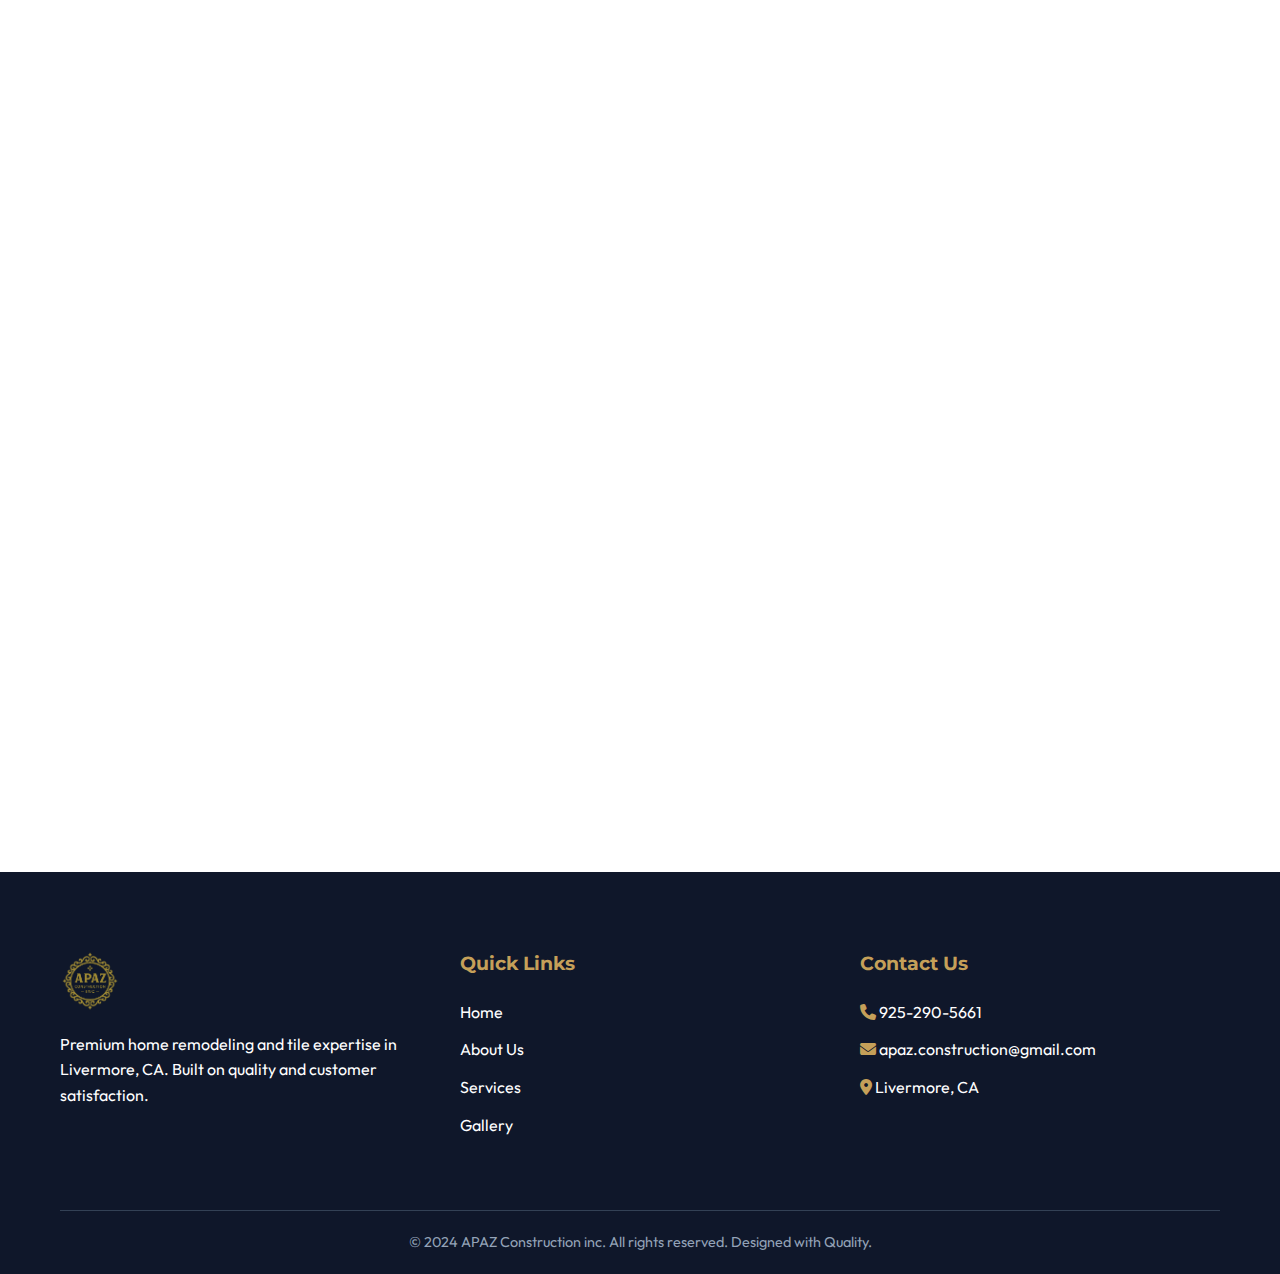
<file: services.html>
<!DOCTYPE html>
<html lang="en">

<head>
    <meta charset="UTF-8">
    <meta name="viewport" content="width=device-width, initial-scale=1.0">
    <title>Our Services | APAZ Construction</title>
    <link rel="stylesheet" href="css/style.css">
    <link rel="stylesheet" href="https://cdnjs.cloudflare.com/ajax/libs/font-awesome/6.4.0/css/all.min.css">
    <link rel="icon" type="image/png" href="assets/APAZ Logo.png">
    <style>
        .page-header {
            height: 40vh;
            background: linear-gradient(rgba(15, 23, 42, 0.8), rgba(15, 23, 42, 0.8)), url('assets/IMG_20190524_160909 - Almas Kenges.jpg');
            background-size: cover;
            background-position: center;
            display: flex;
            align-items: center;
            justify-content: center;
            color: white;
            text-align: center;
        }

        .service-card {
            background: white;
            border-radius: 12px;
            overflow: hidden;
            box-shadow: 0 20px 40px rgba(0, 0, 0, 0.05);
            transition: var(--transition);
            display: flex;
            margin-bottom: 60px;
        }

        .service-card:nth-child(even) {
            flex-direction: row-reverse;
        }

        .service-image {
            flex: 1;
            min-height: 400px;
        }

        .service-content {
            flex: 1;
            padding: 60px;
            display: flex;
            flex-direction: column;
            justify-content: center;
        }

        .service-card:hover {
            transform: translateY(-10px);
            box-shadow: 0 30px 60px rgba(0, 0, 0, 0.1);
        }

        @media (max-width: 992px) {

            .service-card,
            .service-card:nth-child(even) {
                flex-direction: column;
            }
        }
    </style>
</head>

<body>

    <nav>
        <div class="container">
            <a href="index.html" class="logo">
                <img src="assets/APAZ Logo.png" alt="APAZ Construction Logo">
            </a>
            <ul class="nav-links">
                <li><a href="index.html">Home</a></li>
                <li><a href="about">About Us</a></li>
                <li><a href="services" class="active">Services</a></li>
                <li><a href="gallery">Gallery</a></li>
                <li><a href="contact">Contact</a></li>
            </ul>
            <a href="contact" class="btn btn-primary">Get a Quote</a>
            <div class="hamburger">
                <span></span>
                <span></span>
                <span></span>
            </div>
        </div>
    </nav>

    <header class="page-header">
        <div class="container">
            <h1 class="reveal">Our Services</h1>
            <p class="reveal">Expert craftsmanship for modern living</p>
        </div>
    </header>

    <section>
        <div class="container">

            <div class="service-card reveal">
                <div class="service-image">
                    <img src="assets/IMG_20190524_160938 - Almas Kenges.jpg" alt="Master Tile Work"
                        style="width: 100%; height: 100%; object-fit: cover;">
                </div>
                <div class="service-content">
                    <span class="text-gold"
                        style="font-weight: 700; text-transform: uppercase; letter-spacing: 2px; margin-bottom: 10px; display: block;">Expertise</span>
                    <h2 style="margin-bottom: 20px;">Master Tile Installation</h2>
                    <p style="margin-bottom: 25px;">Tile is at the heart of what we do. From intricate bathroom floors
                        to large-format kitchen backsplashes, we handle every detail with precision. We are experts in
                        handling "difficult" jobs that require high technical skill and specialized tools.</p>
                    <ul style="margin-bottom: 30px;">
                        <li><i class="fas fa-check text-gold"></i> Large Format Tiles</li>
                        <li><i class="fas fa-check text-gold"></i> Natural Stone & Marble</li>
                        <li><i class="fas fa-check text-gold"></i> Mosaic & Pattern Work</li>
                        <li><i class="fas fa-check text-gold"></i> Waterproofing Systems</li>
                    </ul>
                    <a href="contact" class="btn btn-outline" style="width: fit-content;">Consult for Tile</a>
                </div>
            </div>

            <div class="service-card reveal">
                <div class="service-image">
                    <img src="assets/IMG_20190524_160948 - Almas Kenges.jpg" alt="Kitchen & Bath Remodeling"
                        style="width: 100%; height: 100%; object-fit: cover;">
                </div>
                <div class="service-content">
                    <span class="text-gold"
                        style="font-weight: 700; text-transform: uppercase; letter-spacing: 2px; margin-bottom: 10px; display: block;">Transformation</span>
                    <h2 style="margin-bottom: 20px;">Kitchen & Bath Remodeling</h2>
                    <p style="margin-bottom: 25px;">Your kitchen and bathroom are the most important rooms in your home.
                        We specialize in modern, sleek transformations that combine beauty with functionality. We manage
                        everything from demolition to the final coat of paint.</p>
                    <ul style="margin-bottom: 30px;">
                        <li><i class="fas fa-check text-gold"></i> Custom Cabinetry</li>
                        <li><i class="fas fa-check text-gold"></i> Lighting & Plumbing Fixtures</li>
                        <li><i class="fas fa-check text-gold"></i> Countertop Installation</li>
                        <li><i class="fas fa-check text-gold"></i> Layout Reconfiguration</li>
                    </ul>
                    <a href="contact" class="btn btn-outline" style="width: fit-content;">Start Your Remodel</a>
                </div>
            </div>

            <div class="service-card reveal">
                <div class="service-image">
                    <img src="assets/IMG_20190530_161755 - Almas Kenges.jpg" alt="Home Renovation"
                        style="width: 100%; height: 100%; object-fit: cover;">
                </div>
                <div class="service-content">
                    <span class="text-gold"
                        style="font-weight: 700; text-transform: uppercase; letter-spacing: 2px; margin-bottom: 10px; display: block;">Legacy</span>
                    <h2 style="margin-bottom: 20px;">Full Home Renovations</h2>
                    <p style="margin-bottom: 25px;">Whether you've just bought a "fixer-upper" or your long-time home
                        needs a complete refresh, we have the experience to handle full-scale renovations. We work with
                        architects and designers to ensure structural integrity and aesthetic harmony.</p>
                    <ul style="margin-bottom: 30px;">
                        <li><i class="fas fa-check text-gold"></i> Open Concept Living Areas</li>
                        <li><i class="fas fa-check text-gold"></i> Flooring & Baseboards</li>
                        <li><i class="fas fa-check text-gold"></i> Structural Modifications</li>
                        <li><i class="fas fa-check text-gold"></i> Project Management</li>
                    </ul>
                    <a href="contact" class="btn btn-outline" style="width: fit-content;">Request a Proposal</a>
                </div>
            </div>

        </div>
    </section>

    <footer>
        <div class="container">
            <div class="footer-grid">
                <div class="footer-info">
                    <div class="footer-logo">
                        <img src="assets/APAZ Logo.png" alt="APAZ Logo">
                    </div>
                    <p>Premium home remodeling and tile expertise in Livermore, CA. Built on quality and customer
                        satisfaction.</p>
                </div>
                <div class="footer-info">
                    <h3>Quick Links</h3>
                    <ul class="footer-links">
                        <li><a href="index.html">Home</a></li>
                        <li><a href="about">About Us</a></li>
                        <li><a href="services">Services</a></li>
                        <li><a href="gallery">Gallery</a></li>
                    </ul>
                </div>
                <div class="footer-info">
                    <h3>Contact Us</h3>
                    <ul class="footer-links">
                        <li><a href="tel:925-290-5661"><i class="fas fa-phone text-gold"></i> 925-290-5661</a></li>
                        <li><a href="mailto:apaz.construction@gmail.com"><i class="fas fa-envelope text-gold"></i>
                                apaz.construction@gmail.com</a></li>
                        <li><i class="fas fa-location-dot text-gold"></i> Livermore, CA</li>
                    </ul>
                </div>
            </div>
            <div class="footer-bottom">
                <p>&copy; 2024 APAZ Construction inc. All rights reserved. Designed with Quality.</p>
            </div>
        </div>
    </footer>

    <script src="js/main.js"></script>
</body>

</html>
</file>
<file: css/style.css>
@import url('https://fonts.googleapis.com/css2?family=Montserrat:wght@400;600;700;800&family=Outfit:wght@300;400;600;700&display=swap');

:root {
    --primary-color: #0f172a;
    --secondary-color: #c5a059;
    --accent-color: #3b82f6;
    --text-dark: #1e293b;
    --text-light: #f8fafc;
    --bg-light: #ffffff;
    --bg-dark: #0f172a;
    --transition: all 0.3s cubic-bezier(0.4, 0, 0.2, 1);
    --container-width: 1200px;
    --section-padding: 100px 0;
}

* {
    margin: 0;
    padding: 0;
    box-sizing: border-box;
}

body {
    font-family: 'Outfit', sans-serif;
    line-height: 1.6;
    color: var(--text-dark);
    background-color: var(--bg-light);
    overflow-x: hidden;
}

h1,
h2,
h3,
h4,
h5,
h6 {
    font-family: 'Montserrat', sans-serif;
    font-weight: 700;
    line-height: 1.2;
}

a {
    text-decoration: none;
    color: inherit;
    transition: var(--transition);
}

ul {
    list-style: none;
}

img {
    max-width: 100%;
    display: block;
}

.container {
    max-width: var(--container-width);
    margin: 0 auto;
    padding: 0 20px;
}

/* Typography Helpers */
.text-gold {
    color: var(--secondary-color);
}

.text-center {
    text-align: center;
}

/* Buttons */
.btn {
    display: inline-block;
    padding: 14px 32px;
    border-radius: 4px;
    font-weight: 600;
    font-family: 'Montserrat', sans-serif;
    cursor: pointer;
    transition: var(--transition);
    text-transform: uppercase;
    letter-spacing: 1px;
    font-size: 0.9rem;
    border: none;
}

.btn-primary {
    background-color: var(--secondary-color);
    color: white;
}

.btn-primary:hover {
    background-color: #b08d48;
    transform: translateY(-2px);
    box-shadow: 0 10px 20px rgba(0, 0, 0, 0.1);
}

.btn-outline {
    background-color: transparent;
    border: 2px solid var(--secondary-color);
    color: var(--secondary-color);
}

.btn-outline:hover {
    background-color: var(--secondary-color);
    color: white;
}

/* Navigation */
nav {
    position: fixed;
    top: 0;
    left: 0;
    width: 100%;
    z-index: 1000;
    padding: 25px 0;
    background: transparent;
    transition: all 0.4s cubic-bezier(0.4, 0, 0.2, 1);
}

nav.scrolled {
    background: rgba(255, 255, 255, 0.85);
    backdrop-filter: blur(10px);
    box-shadow: 0 4px 30px rgba(0, 0, 0, 0.1);
    padding: 15px 0;
}

nav .container {
    display: flex;
    justify-content: space-between;
    align-items: center;
}

.logo img {
    height: 60px;
    width: auto;
    transition: var(--transition);
}

nav.scrolled .logo img {
    height: 50px;
}

.nav-links {
    display: flex;
    gap: 35px;
    align-items: center;
}

.nav-links a {
    font-weight: 600;
    color: white;
    font-size: 0.85rem;
    text-transform: uppercase;
    letter-spacing: 1.5px;
    position: relative;
}

.nav-links a::after {
    content: '';
    position: absolute;
    bottom: -5px;
    left: 0;
    width: 0;
    height: 2px;
    background: var(--secondary-color);
    transition: var(--transition);
}

.nav-links a:hover::after,
.nav-links a.active::after {
    width: 100%;
}

nav.scrolled .nav-links a {
    color: var(--text-dark);
}

.nav-links a.active,
.nav-links a:hover {
    color: var(--secondary-color);
}

.hamburger {
    display: none;
    cursor: pointer;
    flex-direction: column;
    gap: 6px;
    z-index: 1001;
}

.hamburger span {
    display: block;
    width: 30px;
    height: 3px;
    background: white;
    transition: var(--transition);
}

nav.scrolled .hamburger span {
    background: var(--text-dark);
}

.hamburger.active span:nth-child(1) {
    transform: translateY(9px) rotate(45deg);
}

.hamburger.active span:nth-child(2) {
    opacity: 0;
}

.hamburger.active span:nth-child(3) {
    transform: translateY(-9px) rotate(-45deg);
}

/* Sections */
section {
    padding: var(--section-padding);
}

.section-title {
    margin-bottom: 60px;
}

.section-title h2 {
    font-size: 2.5rem;
    margin-bottom: 15px;
    text-transform: uppercase;
    letter-spacing: 2px;
}

.section-title .underline {
    width: 80px;
    height: 4px;
    background: var(--secondary-color);
    margin: 0 auto;
}

/* Hero Section */
.hero {
    height: 100vh;
    background: linear-gradient(rgba(15, 23, 42, 0.7), rgba(15, 23, 42, 0.7)), url('../assets/IMG_20190524_160938 - Almas Kenges.jpg');
    background-size: cover;
    background-position: center;
    background-attachment: fixed;
    display: flex;
    align-items: center;
    color: white;
    text-align: center;
}

.hero-content {
    max-width: 800px;
    margin: 0 auto;
}

.hero h1 {
    font-size: 4rem;
    margin-bottom: 20px;
    animation: fadeInUp 1s ease;
}

.hero p {
    font-size: 1.2rem;
    margin-bottom: 40px;
    animation: fadeInUp 1.2s ease;
}

.hero .btn-group {
    display: flex;
    gap: 20px;
    justify-content: center;
    animation: fadeInUp 1.4s ease;
}

/* Stats Section */
.stats {
    background: white;
    padding: 60px 0;
    border-bottom: 1px solid #e2e8f0;
}

.stats-grid {
    display: flex;
    justify-content: space-between;
    align-items: center;
    max-width: 1000px;
    margin: 0 auto;
}

.stat-item {
    flex: 1;
    text-align: center;
    padding: 20px;
    position: relative;
}

.stat-item:not(:last-child)::after {
    content: '';
    position: absolute;
    right: 0;
    top: 25%;
    height: 50%;
    width: 1px;
    background: #e2e8f0;
}

.stat-item h3 {
    font-size: 2.8rem;
    color: var(--secondary-color);
    margin-bottom: 5px;
    font-weight: 800;
}

.stat-item p {
    font-size: 0.85rem;
    text-transform: uppercase;
    letter-spacing: 2px;
    font-weight: 700;
    color: #64748b;
}

@media (max-width: 768px) {
    .stats-grid {
        flex-direction: column;
        gap: 40px;
    }

    .stat-item:not(:last-child)::after {
        display: none;
    }
}

/* Reviews Styling */
.reviews {
    background: #f8fafc;
}

.reviews-grid {
    display: grid;
    grid-template-columns: repeat(auto-fit, minmax(300px, 1fr));
    gap: 30px;
}

.review-card {
    background: white;
    padding: 40px;
    border-radius: 12px;
    box-shadow: 0 15px 35px rgba(0, 0, 0, 0.05);
    position: relative;
    transition: var(--transition);
}

.review-card:hover {
    transform: translateY(-10px);
}

.review-card i.fa-quote-left {
    position: absolute;
    top: 20px;
    right: 20px;
    font-size: 2rem;
    color: rgba(197, 160, 89, 0.1);
}

.stars {
    color: #fbbf24;
    margin-bottom: 20px;
}

.review-text {
    font-style: italic;
    margin-bottom: 25px;
    color: #475569;
}

.reviewer-name {
    font-weight: 700;
    font-family: 'Montserrat', sans-serif;
    color: var(--text-dark);
}

/* Footer */
footer {
    background: var(--bg-dark);
    color: white;
    padding: 80px 0 20px;
}

.footer-grid {
    display: grid;
    grid-template-columns: repeat(auto-fit, minmax(250px, 1fr));
    gap: 40px;
    margin-bottom: 60px;
}

.footer-logo img {
    height: 60px;
    margin-bottom: 20px;
}

.footer-info h3 {
    margin-bottom: 25px;
    font-size: 1.2rem;
    color: var(--secondary-color);
}

.footer-links li {
    margin-bottom: 12px;
}

/* CAPTCHA Game */
.captcha-container {
    margin: 30px 0;
    padding: 20px;
    background: #f1f5f9;
    border-radius: 8px;
    border: 2px dashed #cbd5e1;
    text-align: center;
}

.captcha-label {
    display: block;
    font-weight: 700;
    margin-bottom: 15px;
    color: var(--primary-color);
    font-size: 0.9rem;
    text-transform: uppercase;
    letter-spacing: 1px;
}

.tile-grid {
    display: grid;
    grid-template-columns: repeat(2, 60px);
    grid-gap: 10px;
    justify-content: center;
    margin-bottom: 20px;
    background: #94a3b8;
    padding: 10px;
    border-radius: 4px;
    width: fit-content;
    margin-left: auto;
    margin-right: auto;
}

.tile-slot {
    width: 60px;
    height: 60px;
    background: #fff;
    border-radius: 2px;
    box-shadow: inset 0 2px 4px rgba(0, 0, 0, 0.1);
}

.tile-slot.empty {
    background: #475569;
    /* Mortar color */
    position: relative;
    border: 2px solid var(--secondary-color);
}

.tile-source-container {
    display: flex;
    justify-content: center;
    gap: 20px;
    align-items: center;
}

.draggable-tile {
    width: 60px;
    height: 60px;
    background: var(--secondary-color);
    border: 2px solid #fff;
    border-radius: 4px;
    cursor: grab;
    display: flex;
    align-items: center;
    justify-content: center;
    box-shadow: 0 4px 6px rgba(0, 0, 0, 0.1);
    transition: transform 0.2s;
}

.draggable-tile:active {
    cursor: grabbing;
    transform: scale(1.05);
}

.draggable-tile i {
    color: var(--secondary-color);
    font-size: 1.2rem;
    opacity: 0.5;
}

.captcha-success {
    display: none;
    color: #10b981;
    font-weight: 700;
    margin-top: 10px;
    animation: fadeInUp 0.5s ease;
}

.captcha-success i {
    margin-right: 8px;
}

#submit-btn:disabled {
    opacity: 0.5;
    cursor: not-allowed;
    background: #94a3b8;
}

/* Gallery Update */
.gallery-cta {
    margin-top: 60px;
    padding: 60px;
    background: var(--bg-dark);
    color: white;
    border-radius: 12px;
    text-align: center;
}

.gallery-cta h3 {
    font-size: 2rem;
    margin-bottom: 20px;
}

.footer-bottom {
    border-top: 1px solid #334155;
    padding-top: 20px;
    text-align: center;
    font-size: 0.9rem;
    color: #94a3b8;
}

/* Animations */
@keyframes fadeInUp {
    from {
        opacity: 0;
        transform: translateY(30px);
    }

    to {
        opacity: 1;
        transform: translateY(0);
    }
}

.reveal {
    opacity: 0;
    transform: translateY(30px);
    transition: all 0.8s ease-out;
}

.reveal.active {
    opacity: 1;
    transform: translateY(0);
}

/* Responsiveness */
@media (max-width: 768px) {
    .hero h1 {
        font-size: 2.8rem;
    }

    .hamburger {
        display: flex;
    }

    .nav-links {
        position: fixed;
        top: 0;
        right: -100%;
        width: 80%;
        height: 100vh;
        background: white;
        flex-direction: column;
        justify-content: center;
        align-items: center;
        transition: 0.5s;
        box-shadow: -10px 0 30px rgba(0, 0, 0, 0.1);
        z-index: 1000;
        gap: 40px;
        display: flex !important;
    }

    .nav-links.active {
        right: 0;
    }

    .nav-links a {
        color: var(--text-dark) !important;
        font-size: 1.2rem;
    }

    nav .btn {
        display: none;
    }

    .stats-grid {
        flex-direction: column;
        gap: 40px;
    }

    .stat-item:not(:last-child)::after {
        display: none;
    }

    section {
        padding: 60px 0;
    }

    .contact-container {
        grid-template-columns: 1fr !important;
    }
}

@media (max-width: 480px) {
    .stats-grid {
        flex-direction: column;
    }

    .hero h1 {
        font-size: 2.2rem;
    }
}

/* Icon Animations For Values */
.icon-animate {
    transition: transform 0.5s cubic-bezier(0.175, 0.885, 0.32, 1.275);
}

.value-card:hover .icon-animate {
    transform: scale(1.2) rotate(10deg);
}

/* New Home CTA */
.home-cta {
    background: linear-gradient(rgba(15, 23, 42, 0.9), rgba(15, 23, 42, 0.9)), url('../assets/IMG_20190524_160948 - Almas Kenges.jpg');
    background-size: cover;
    background-position: center;
    background-attachment: fixed;
    padding: 100px 0;
    text-align: center;
    color: white;
}

.home-cta h2 {
    font-size: 3rem;
    margin-bottom: 20px;
}

.home-cta p {
    font-size: 1.2rem;
    margin-bottom: 40px;
    opacity: 0.9;
    max-width: 700px;
    margin-left: auto;
    margin-right: auto;
}
</file>
